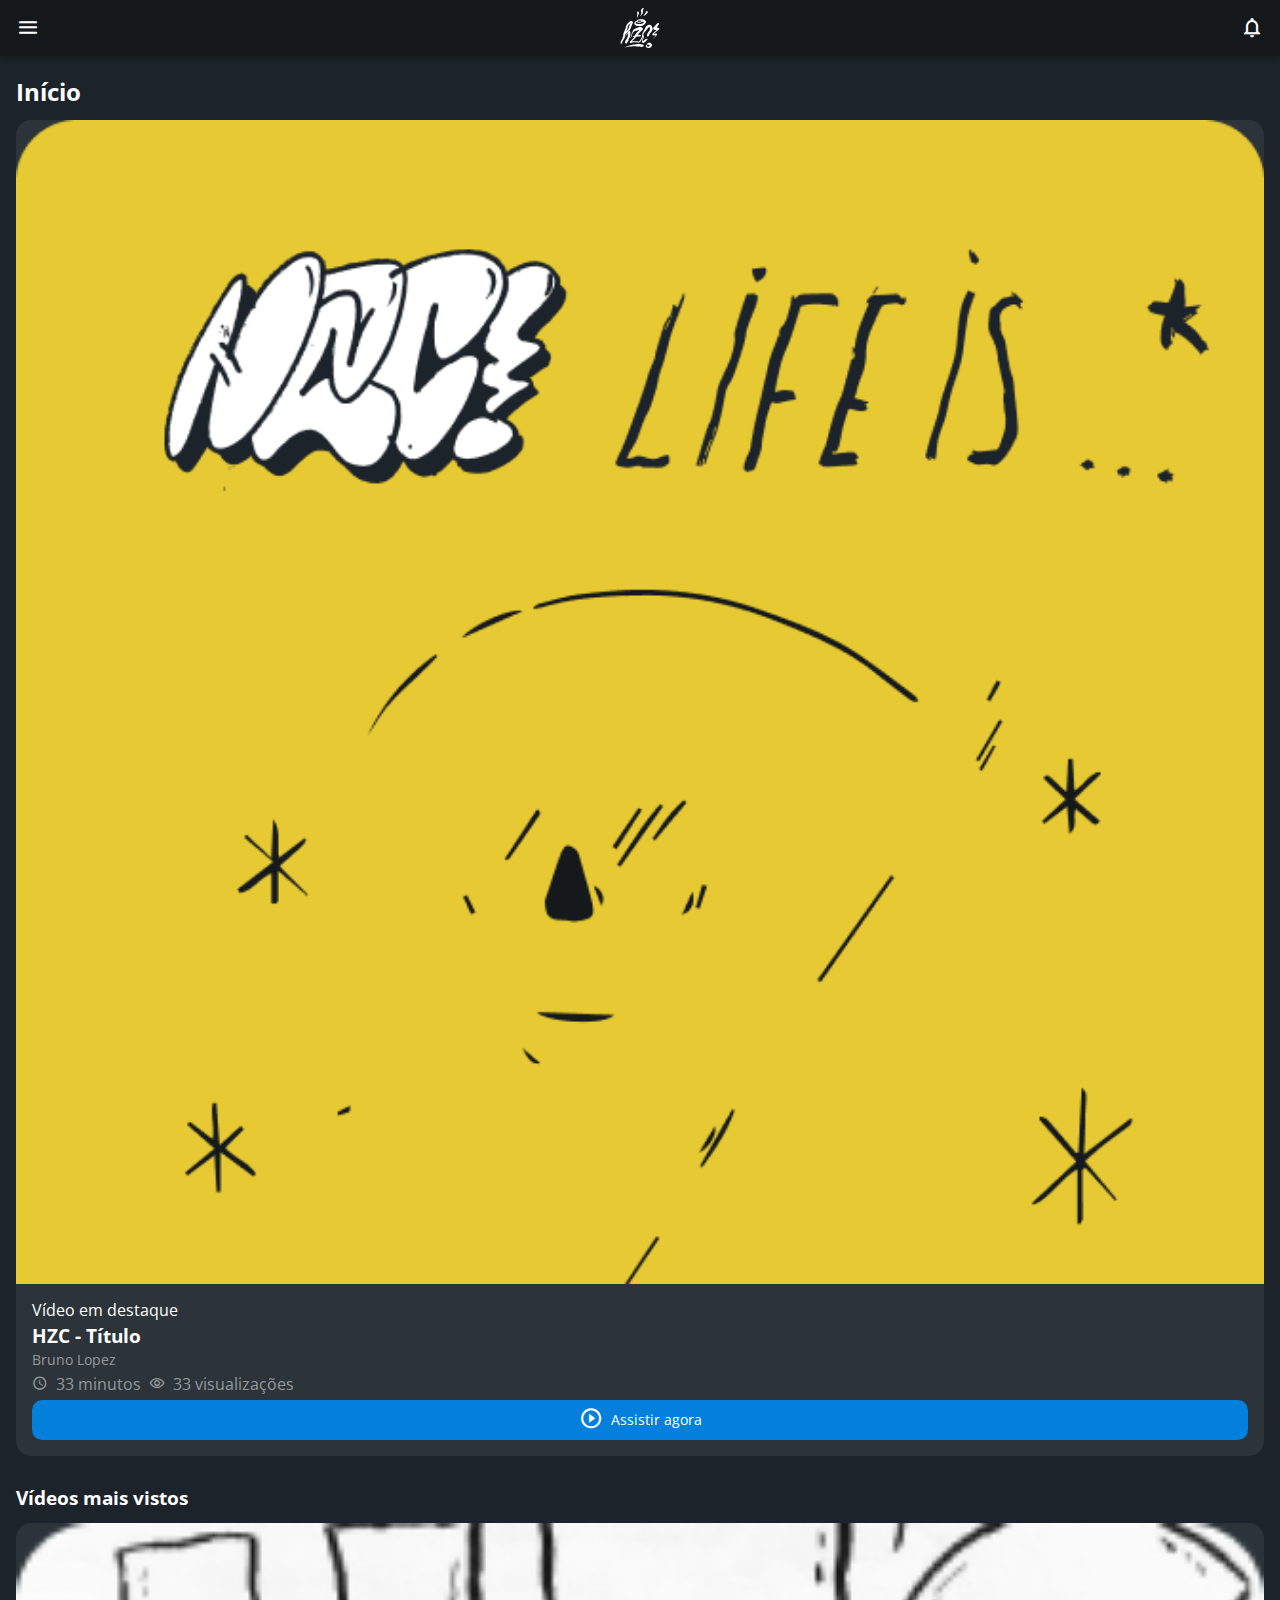
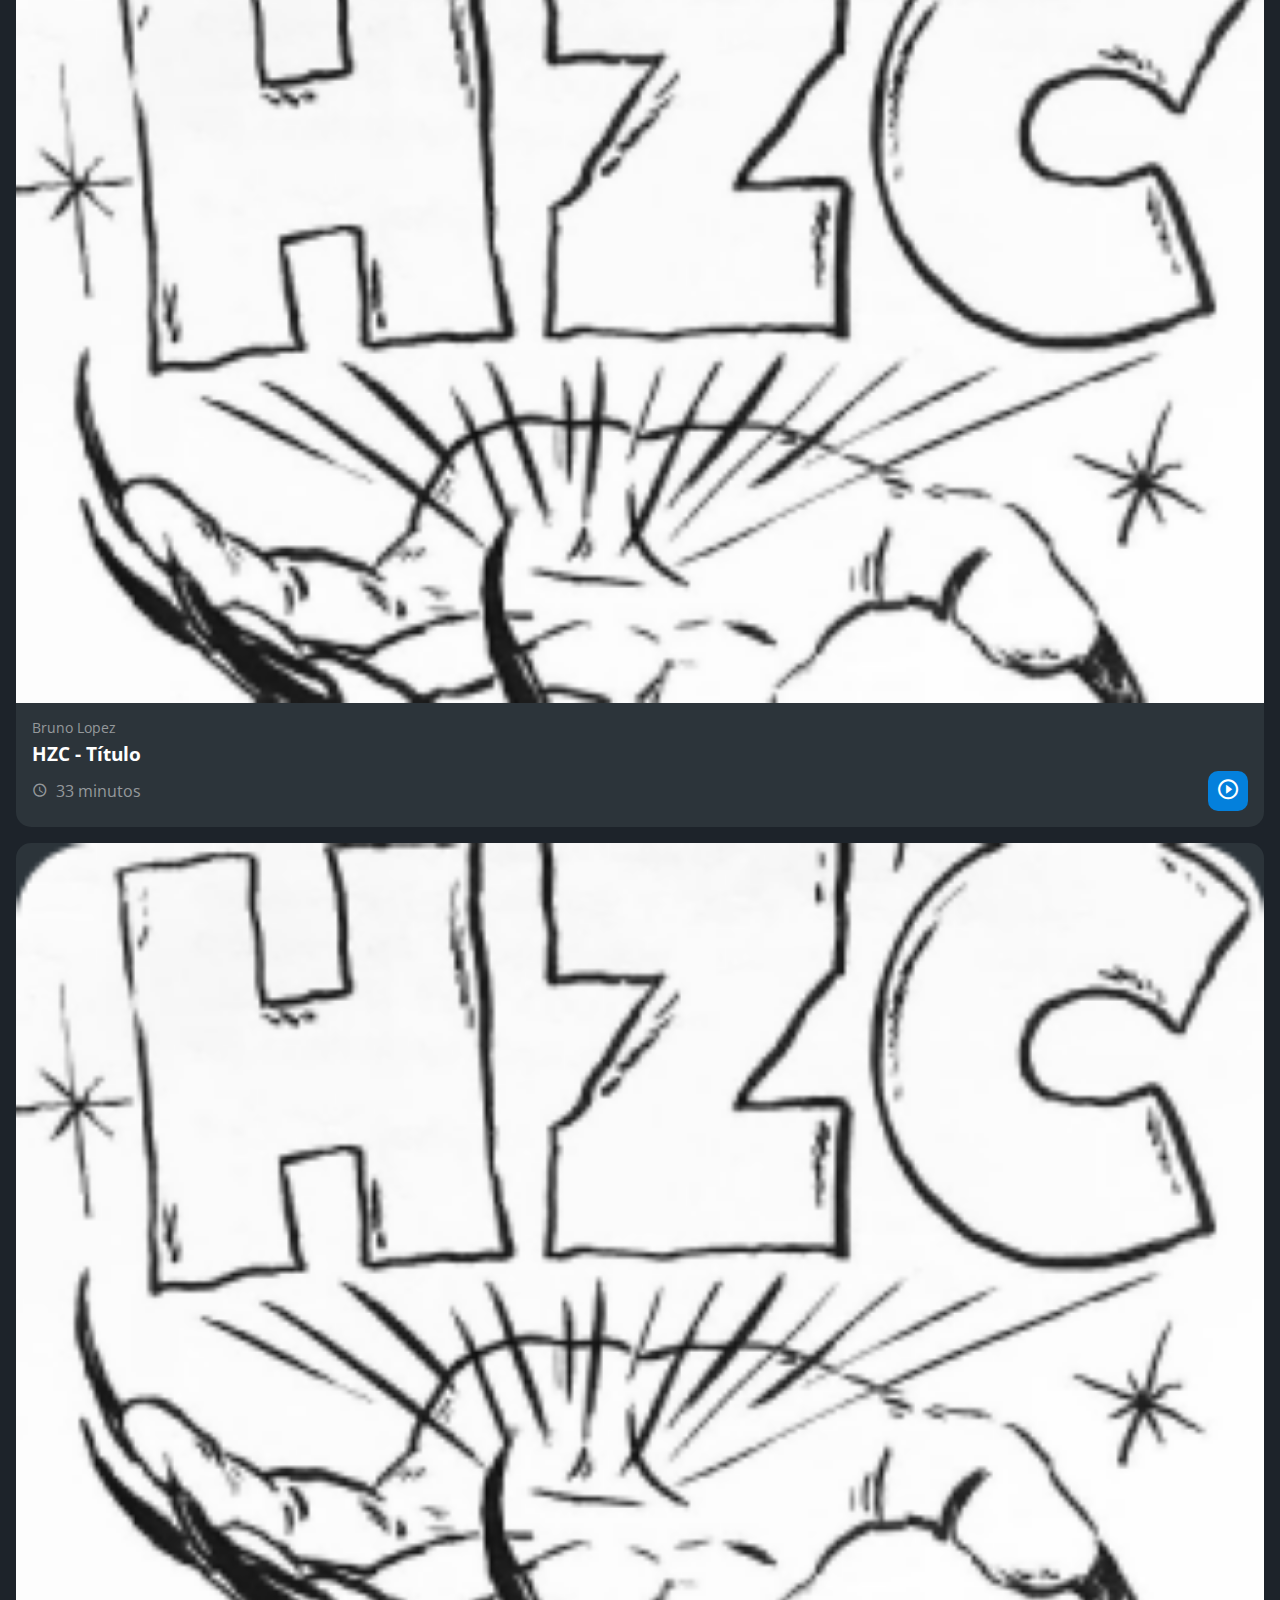
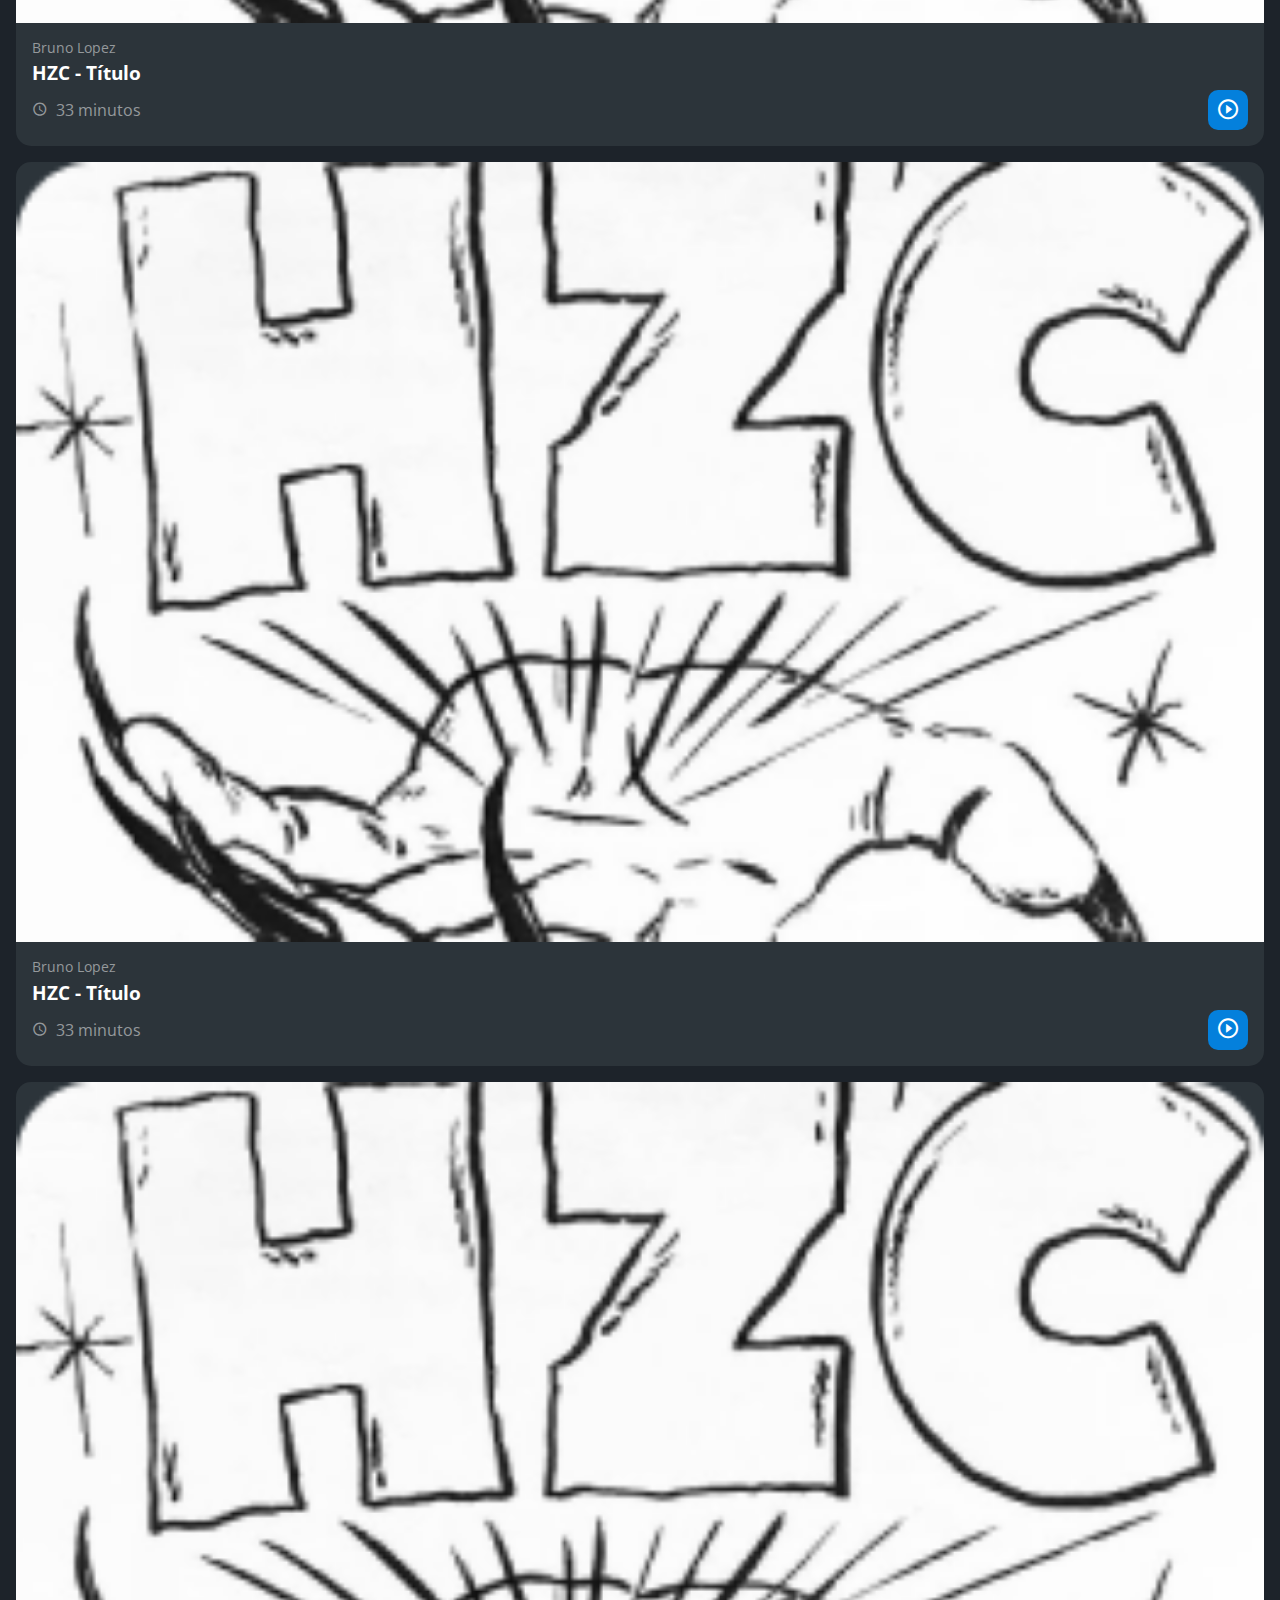
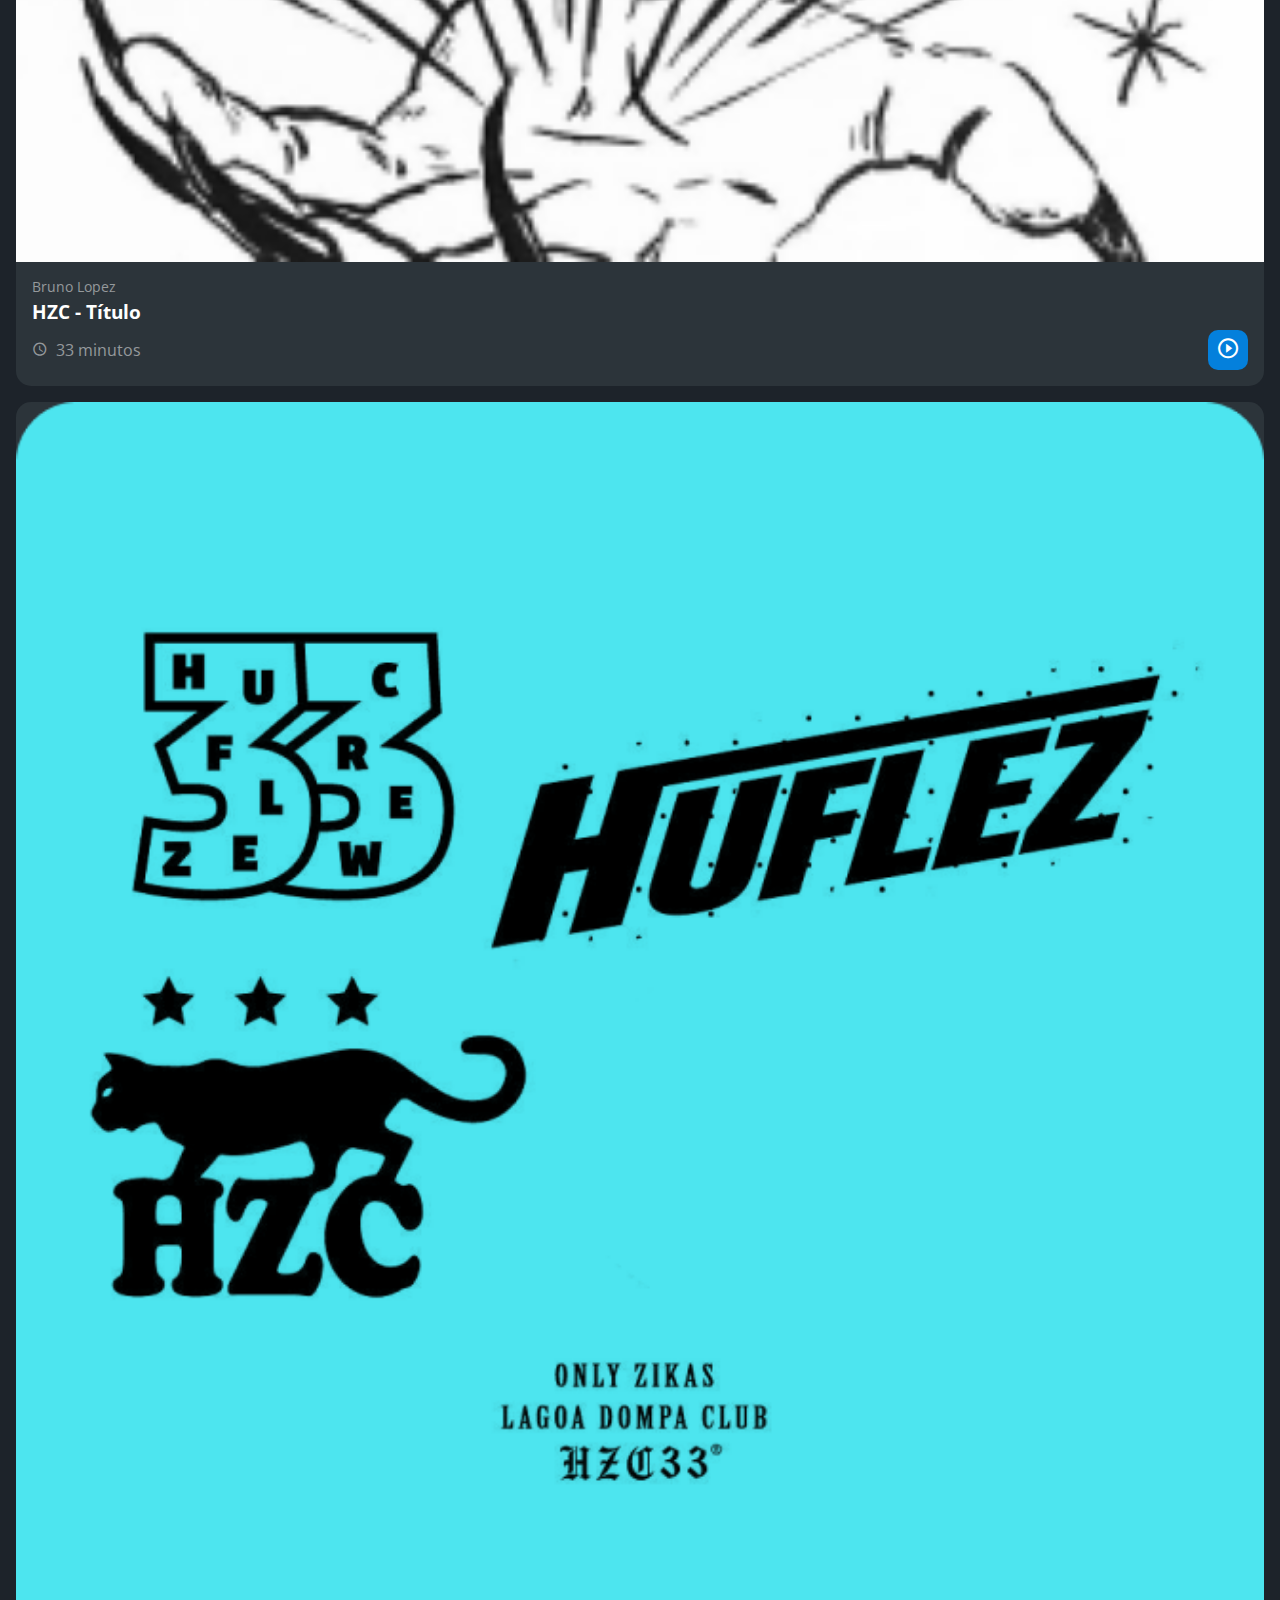
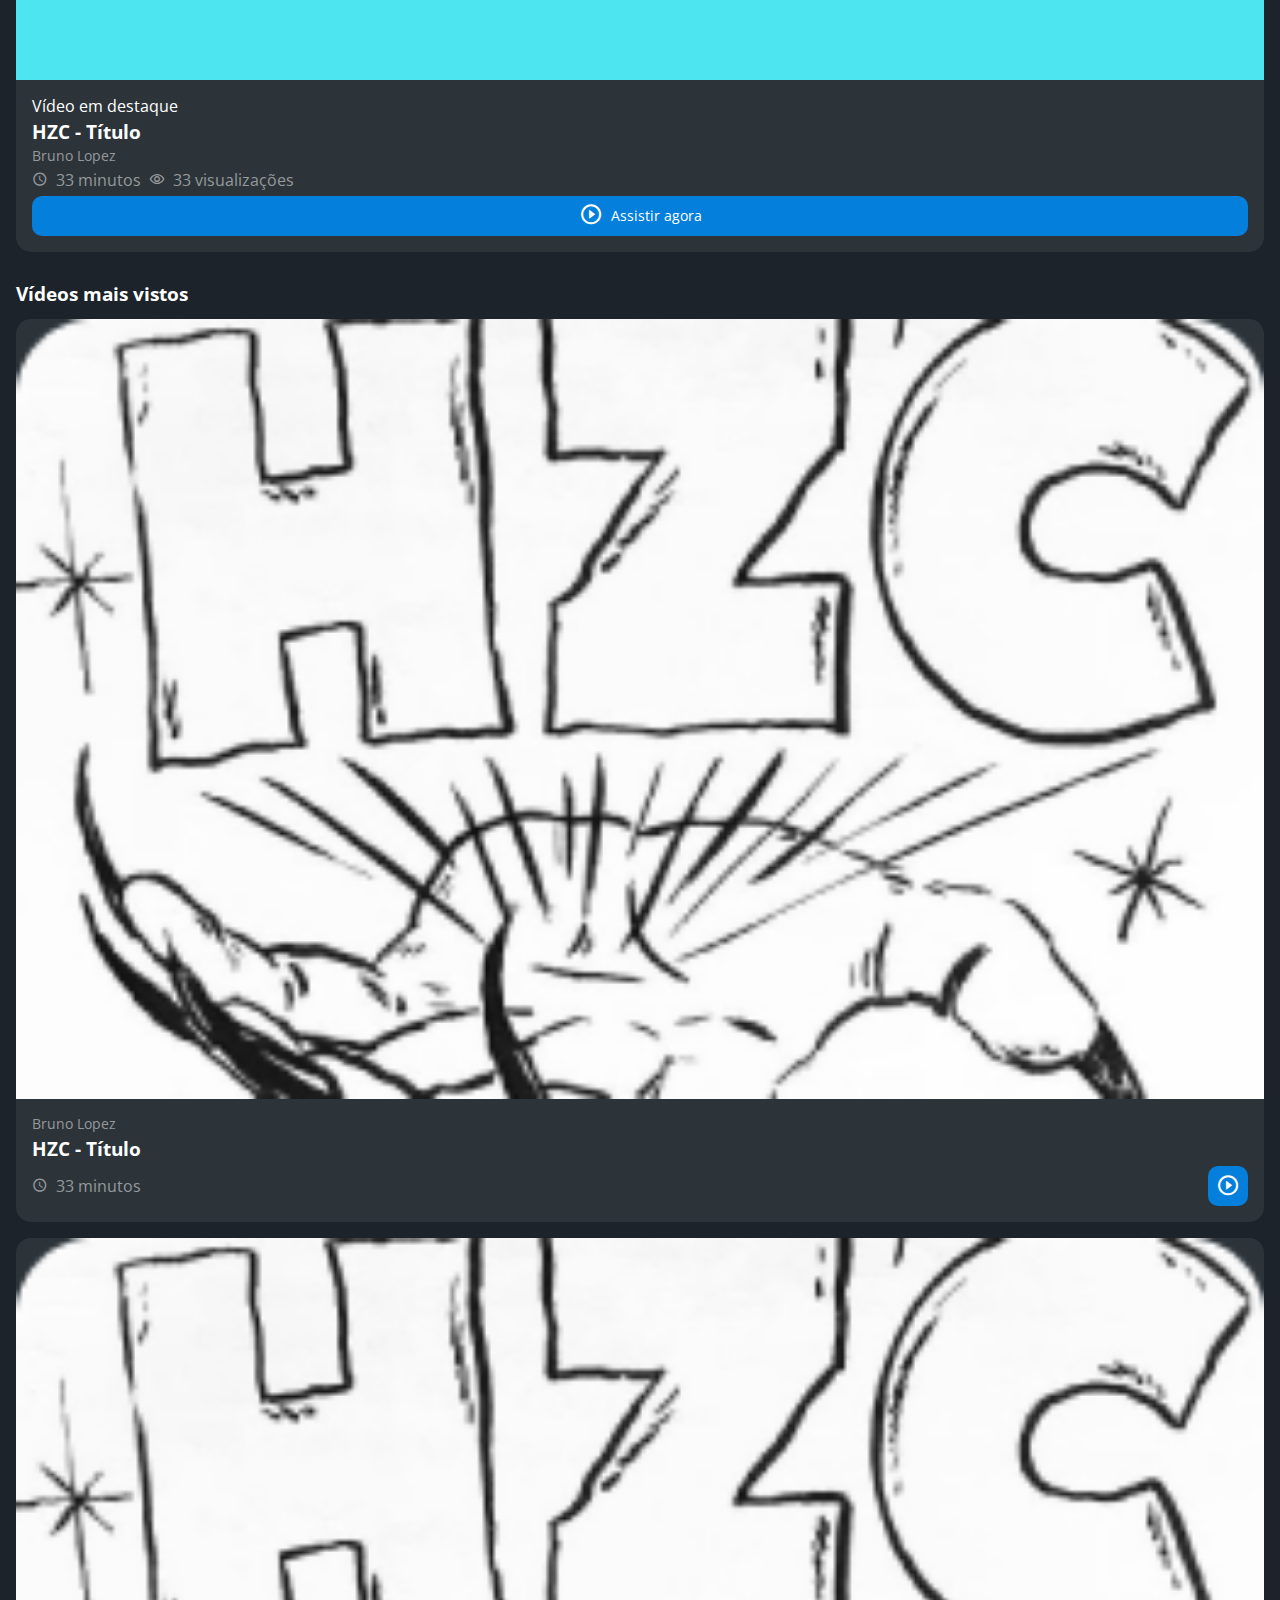
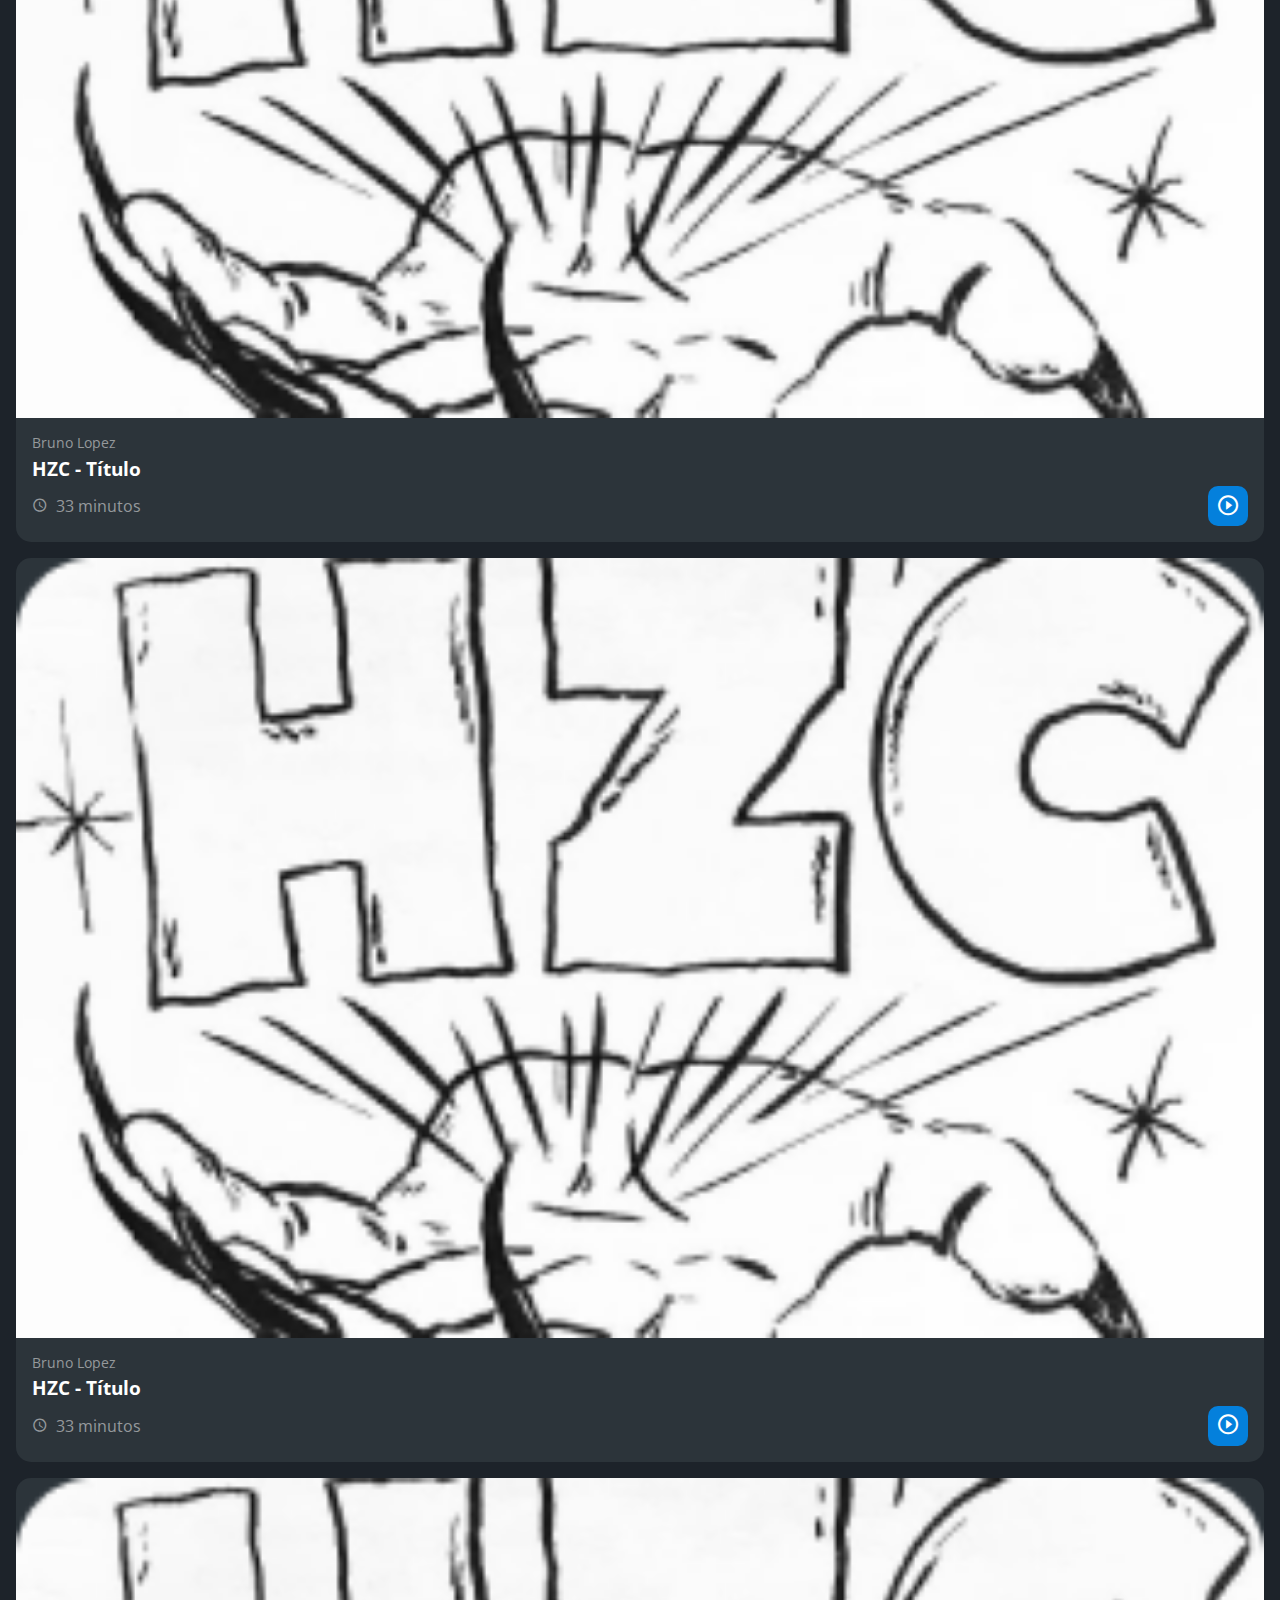
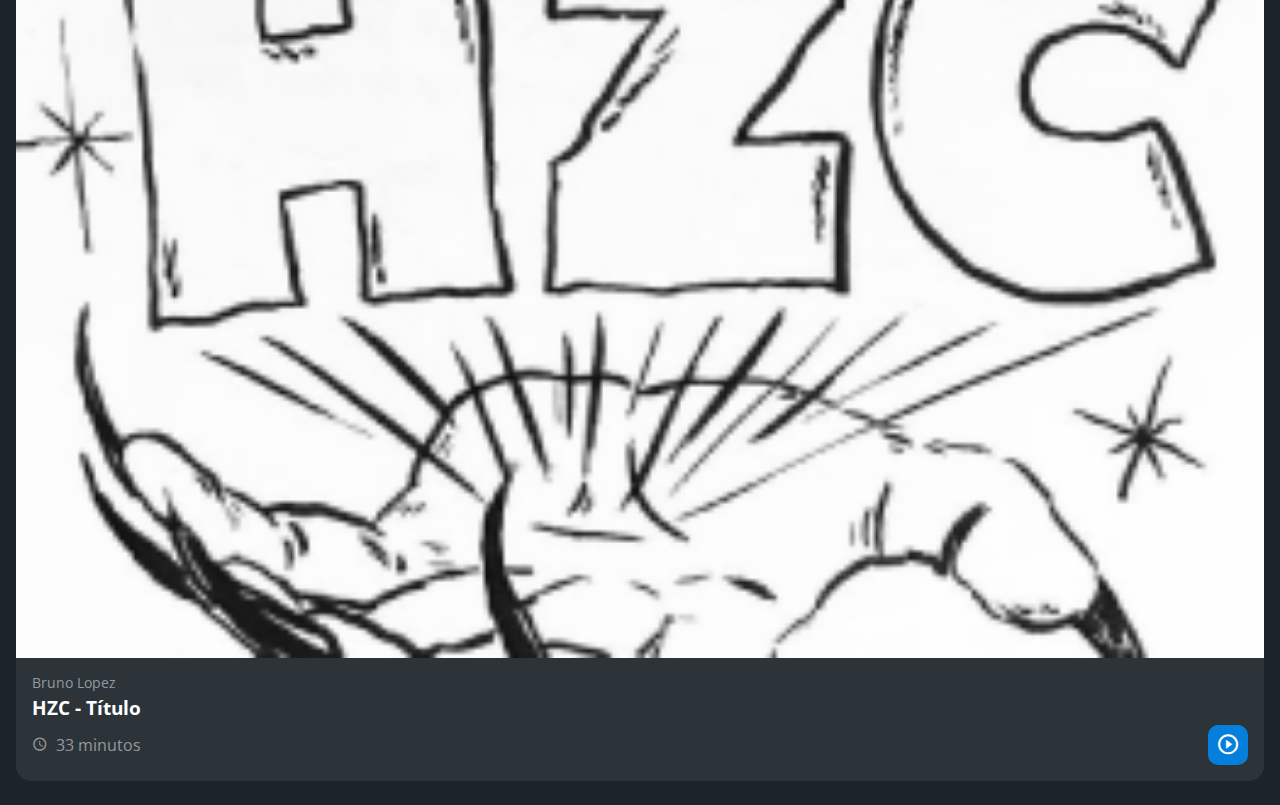
<file: A2/index.html>
<!DOCTYPE html>
<html lang="pt-br">
<head>
    <meta charset="UTF-8">
    <meta http-equiv="X-UA-Compatible" content="IE=edge">
    <meta name="viewport" content="width=device-width, initial-scale=1.0">
    <title>HZC | Home</title>
    <link rel="preconnect" href="https://fonts.googleapis.com">
    <link rel="preconnect" href="https://fonts.gstatic.com" crossorigin>
    <link rel="stylesheet" href="https://fonts.googleapis.com/css2?family=Open+Sans:wght@400;600;700&display=swap">
    <link rel="stylesheet" href="assets/css/reset.css">
    <link rel="stylesheet" href="assets/css/estilos.css">
</head>
<body>
    <header class="cabecalho">
        <button class="cabecalho__menu" aria-label="Menu"><i></i></button>
        <img src="assets/img/logo.svg" alt="Logotipo da HZC" class="cabecalho__logo">
        <p class="cabecalho__perfil">Bruno Lopez</p>
        <button class="cabecalho__notificacao" aria-label="Notificação"><i></i></button>
    </header>
    <nav class="menu-lateral">
        <img src="assets/img/logo.svg" alt="Logotipo da HZC" class="menu-lateral__logo">
        <a href="#" class="menu-lateral__link menu-lateral__link--inicio menu-lateral__link--ativo">Início</a>
        <a href="#" class="menu-lateral__link menu-lateral__link--videos">Vídeos</a>
        <a href="#" class="menu-lateral__link menu-lateral__link--picos">Picos</a>
        <a href="#" class="menu-lateral__link menu-lateral__link--integrantes">Integrantes</a>
        <a href="#" class="menu-lateral__link menu-lateral__link--camisas">Camisas</a>
        <a href="#" class="menu-lateral__link menu-lateral__link--pinturas">Pinturas</a>
    </nav>
    <main class="principal">
        <h2 class="titulo-pagina">Início</h2>
        <article class="cartao cartao--destaque destaque-video">
            <img src="assets/img/banner-mobile_1.png" alt="Banner do cartao" class="cartao__imagem cartao__imagem--mobile">
            <img src="assets/img/banner_1.png" alt="Banner do cartao" class="cartao__imagem cartao__imagem--desktop">
            <div class="cartao__conteudo">
                <p class="cartao__destaque">Vídeo em destaque</p>
                <h3 class="cartao__titulo">HZC - Título</h3>
                <p class="cartao__perfil">Bruno Lopez</p>
                <p class="cartao__info cartao__info--tempo">33 minutos</p>
                <p class="cartao__info cartao__info--visualizacao">33 visualizações</p>
                <button class="cartao__botao cartao__botao--play cartao__botao--destaque">Assistir agora</button>
            </div>
        </article>
        <article class="cartao cartao--recentes videos-recentes">
            <h3 class="cartao__titulo">Vídeos recentes</h3>
            <a href="#" class="cartao__link">Ver todos</a>
            <ul class="cartao__lista">
                <li class="cartao__item">
                    <img src="assets/img/miniatura_1.png" alt="Thumbnail" class="cartao__item-thumbnail">
                    <h4 class="cartao__item-titulo">HZC - Love machine</h4>
                    <p class="cartao__item-perfil">Bruno Lopez</p>
                </li>
                <li class="cartao__item">
                    <img src="assets/img/miniatura_1.png" alt="Thumbnail" class="cartao__item-thumbnail">
                    <h4 class="cartao__item-titulo">HZC - Love machine</h4>
                    <p class="cartao__item-perfil">Bruno Lopez</p>
                </li>
                <li class="cartao__item">
                    <img src="assets/img/miniatura_1.png" alt="Thumbnail" class="cartao__item-thumbnail">
                    <h4 class="cartao__item-titulo">HZC - Love machine</h4>
                    <p class="cartao__item-perfil">Bruno Lopez</p>
                </li>
                <li class="cartao__item">
                    <img src="assets/img/miniatura_1.png" alt="Thumbnail" class="cartao__item-thumbnail">
                    <h4 class="cartao__item-titulo">HZC - Love machine</h4>
                    <p class="cartao__item-perfil">Bruno Lopez</p>
                </li>
                <li class="cartao__item">
                    <img src="assets/img/miniatura_1.png" alt="Thumbnail" class="cartao__item-thumbnail">
                    <h4 class="cartao__item-titulo">HZC - Love machine</h4>
                    <p class="cartao__item-perfil">Bruno Lopez</p>
                </li>
            </ul>
        </article>
        <section class="secao secao-videos">
            <h3 class="titulo-secao">Vídeos mais vistos</h3>
            <article class="cartao">
                <img src="assets/img/video_1.png" alt="Vídeo" class="cartao__imagem">
                <div class="cartao__conteudo">
                    <p class="cartao__perfil">Bruno Lopez</p>
                    <h3 class="cartao__titulo">HZC - Título</h3>
                    <p class="cartao__info cartao__info--tempo">33 minutos</p>
                    <button class="cartao__botao cartao__botao--play" aria-label="Assistir agora"></button>
                </div>
            </article>
            <article class="cartao">
                <img src="assets/img/video_1.png" alt="Vídeo" class="cartao__imagem">
                <div class="cartao__conteudo">
                    <p class="cartao__perfil">Bruno Lopez</p>
                    <h3 class="cartao__titulo">HZC - Título</h3>
                    <p class="cartao__info cartao__info--tempo">33 minutos</p>
                    <button class="cartao__botao cartao__botao--play" aria-label="Assistir agora"></button>
                </div>
            </article>
            <article class="cartao">
                <img src="assets/img/video_1.png" alt="Vídeo" class="cartao__imagem">
                <div class="cartao__conteudo">
                    <p class="cartao__perfil">Bruno Lopez</p>
                    <h3 class="cartao__titulo">HZC - Título</h3>
                    <p class="cartao__info cartao__info--tempo">33 minutos</p>
                    <button class="cartao__botao cartao__botao--play" aria-label="Assistir agora"></button>
                </div>
            </article>
            <article class="cartao">
                <img src="assets/img/video_1.png" alt="Vídeo" class="cartao__imagem">
                <div class="cartao__conteudo">
                    <p class="cartao__perfil">Bruno Lopez</p>
                    <h3 class="cartao__titulo">HZC - Título</h3>
                    <p class="cartao__info cartao__info--tempo">33 minutos</p>
                    <button class="cartao__botao cartao__botao--play" aria-label="Assistir agora"></button>
                </div>
            </article>
        </section>
        <article class="cartao cartao--recentes produtos-recentes">
            <h3 class="cartao__titulo">Vídeos recentes</h3>
            <a href="#" class="cartao__link">Ver todos</a>
            <ul class="cartao__lista">
                <li class="cartao__item">
                    <img src="assets/img/miniatura_1.png" alt="Thumbnail" class="cartao__item-thumbnail">
                    <h4 class="cartao__item-titulo">HZC - Love machine</h4>
                    <p class="cartao__item-perfil">Bruno Lopez</p>
                </li>
                <li class="cartao__item">
                    <img src="assets/img/miniatura_1.png" alt="Thumbnail" class="cartao__item-thumbnail">
                    <h4 class="cartao__item-titulo">HZC - Love machine</h4>
                    <p class="cartao__item-perfil">Bruno Lopez</p>
                </li>
                <li class="cartao__item">
                    <img src="assets/img/miniatura_1.png" alt="Thumbnail" class="cartao__item-thumbnail">
                    <h4 class="cartao__item-titulo">HZC - Love machine</h4>
                    <p class="cartao__item-perfil">Bruno Lopez</p>
                </li>
                <li class="cartao__item">
                    <img src="assets/img/miniatura_1.png" alt="Thumbnail" class="cartao__item-thumbnail">
                    <h4 class="cartao__item-titulo">HZC - Love machine</h4>
                    <p class="cartao__item-perfil">Bruno Lopez</p>
                </li>
                <li class="cartao__item">
                    <img src="assets/img/miniatura_1.png" alt="Thumbnail" class="cartao__item-thumbnail">
                    <h4 class="cartao__item-titulo">HZC - Love machine</h4>
                    <p class="cartao__item-perfil">Bruno Lopez</p>
                </li>
            </ul>
        </article>
        <article class="cartao cartao--destaque destaque-produtos">
            <img src="assets/img/banner-mobile_2.png" alt="Banner do cartao" class="cartao__imagem cartao__imagem--mobile">
            <img src="assets/img/banner_2.png" alt="Banner do cartao" class="cartao__imagem cartao__imagem--desktop">
            <div class="cartao__conteudo">
                <p class="cartao__destaque">Vídeo em destaque</p>
                <h3 class="cartao__titulo">HZC - Título</h3>
                <p class="cartao__perfil">Bruno Lopez</p>
                <p class="cartao__info cartao__info--tempo">33 minutos</p>
                <p class="cartao__info cartao__info--visualizacao">33 visualizações</p>
                <button class="cartao__botao cartao__botao--play cartao__botao--destaque">Assistir agora</button>
            </div>
        </article>
        <section class="secao secao-produtos">
            <h3 class="titulo-secao">Vídeos mais vistos</h3>
            <article class="cartao">
                <img src="assets/img/video_1.png" alt="Vídeo" class="cartao__imagem">
                <div class="cartao__conteudo">
                    <p class="cartao__perfil">Bruno Lopez</p>
                    <h3 class="cartao__titulo">HZC - Título</h3>
                    <p class="cartao__info cartao__info--tempo">33 minutos</p>
                    <button class="cartao__botao cartao__botao--play" aria-label="Assistir agora"></button>
                </div>
            </article>
            <article class="cartao">
                <img src="assets/img/video_1.png" alt="Vídeo" class="cartao__imagem">
                <div class="cartao__conteudo">
                    <p class="cartao__perfil">Bruno Lopez</p>
                    <h3 class="cartao__titulo">HZC - Título</h3>
                    <p class="cartao__info cartao__info--tempo">33 minutos</p>
                    <button class="cartao__botao cartao__botao--play" aria-label="Assistir agora"></button>
                </div>
            </article>
            <article class="cartao">
                <img src="assets/img/video_1.png" alt="Vídeo" class="cartao__imagem">
                <div class="cartao__conteudo">
                    <p class="cartao__perfil">Bruno Lopez</p>
                    <h3 class="cartao__titulo">HZC - Título</h3>
                    <p class="cartao__info cartao__info--tempo">33 minutos</p>
                    <button class="cartao__botao cartao__botao--play" aria-label="Assistir agora"></button>
                </div>
            </article>
            <article class="cartao">
                <img src="assets/img/video_1.png" alt="Vídeo" class="cartao__imagem">
                <div class="cartao__conteudo">
                    <p class="cartao__perfil">Bruno Lopez</p>
                    <h3 class="cartao__titulo">HZC - Título</h3>
                    <p class="cartao__info cartao__info--tempo">33 minutos</p>
                    <button class="cartao__botao cartao__botao--play" aria-label="Assistir agora"></button>
                </div>
            </article>
        </section>
    </main>
    <script src="index.js"></script>
</body>
</html>
</file>
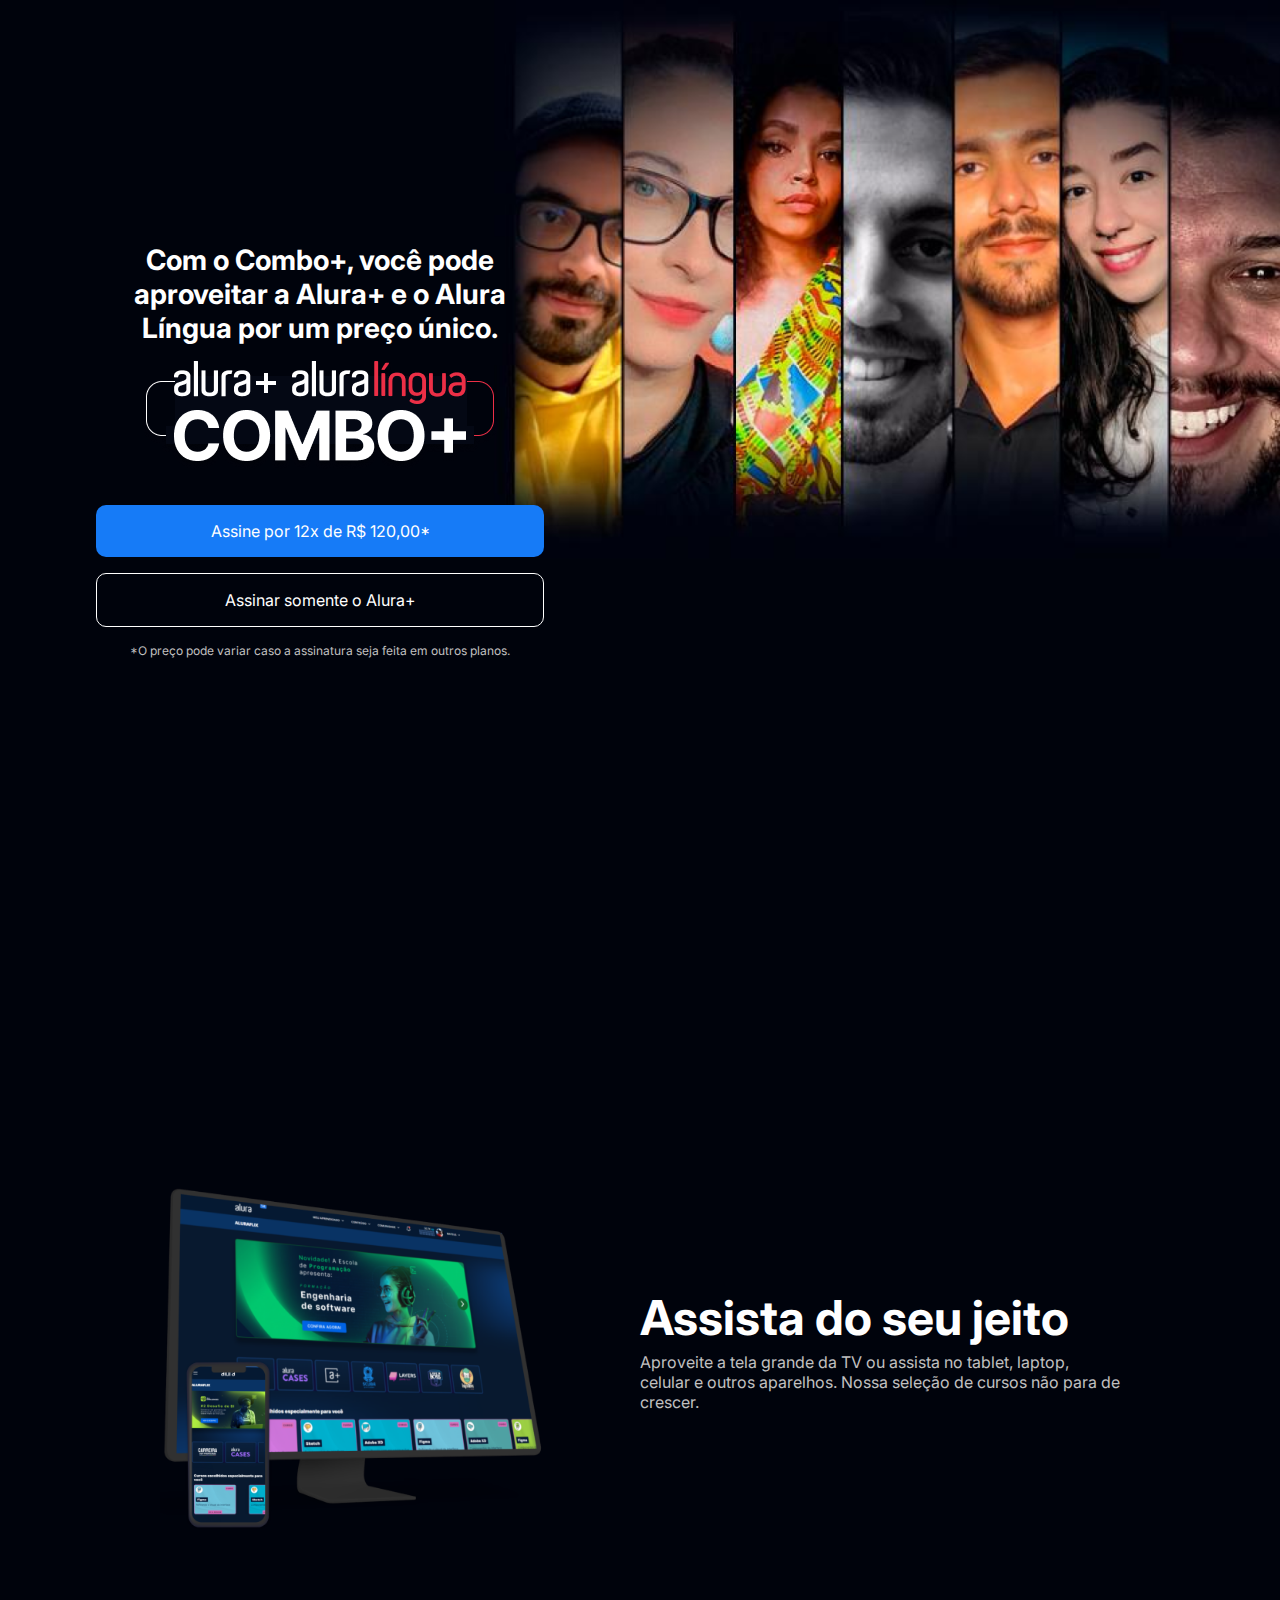
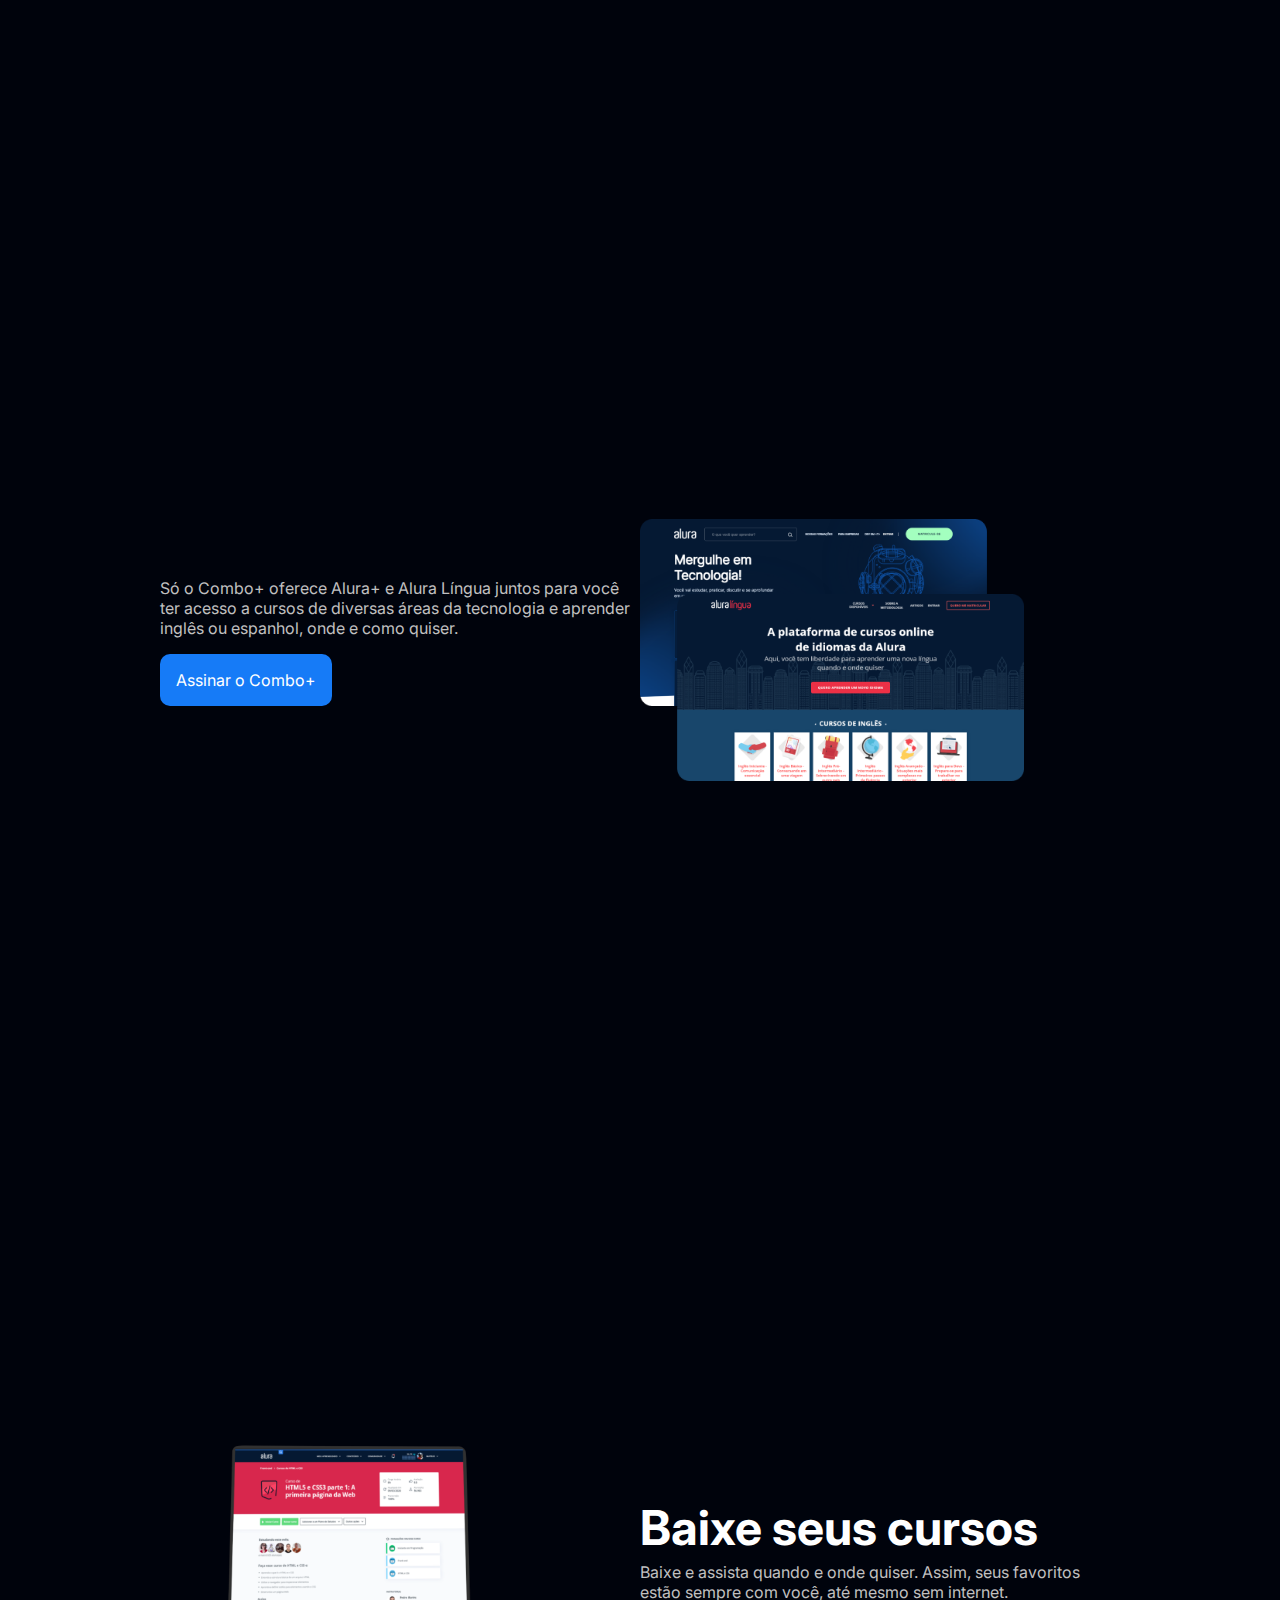
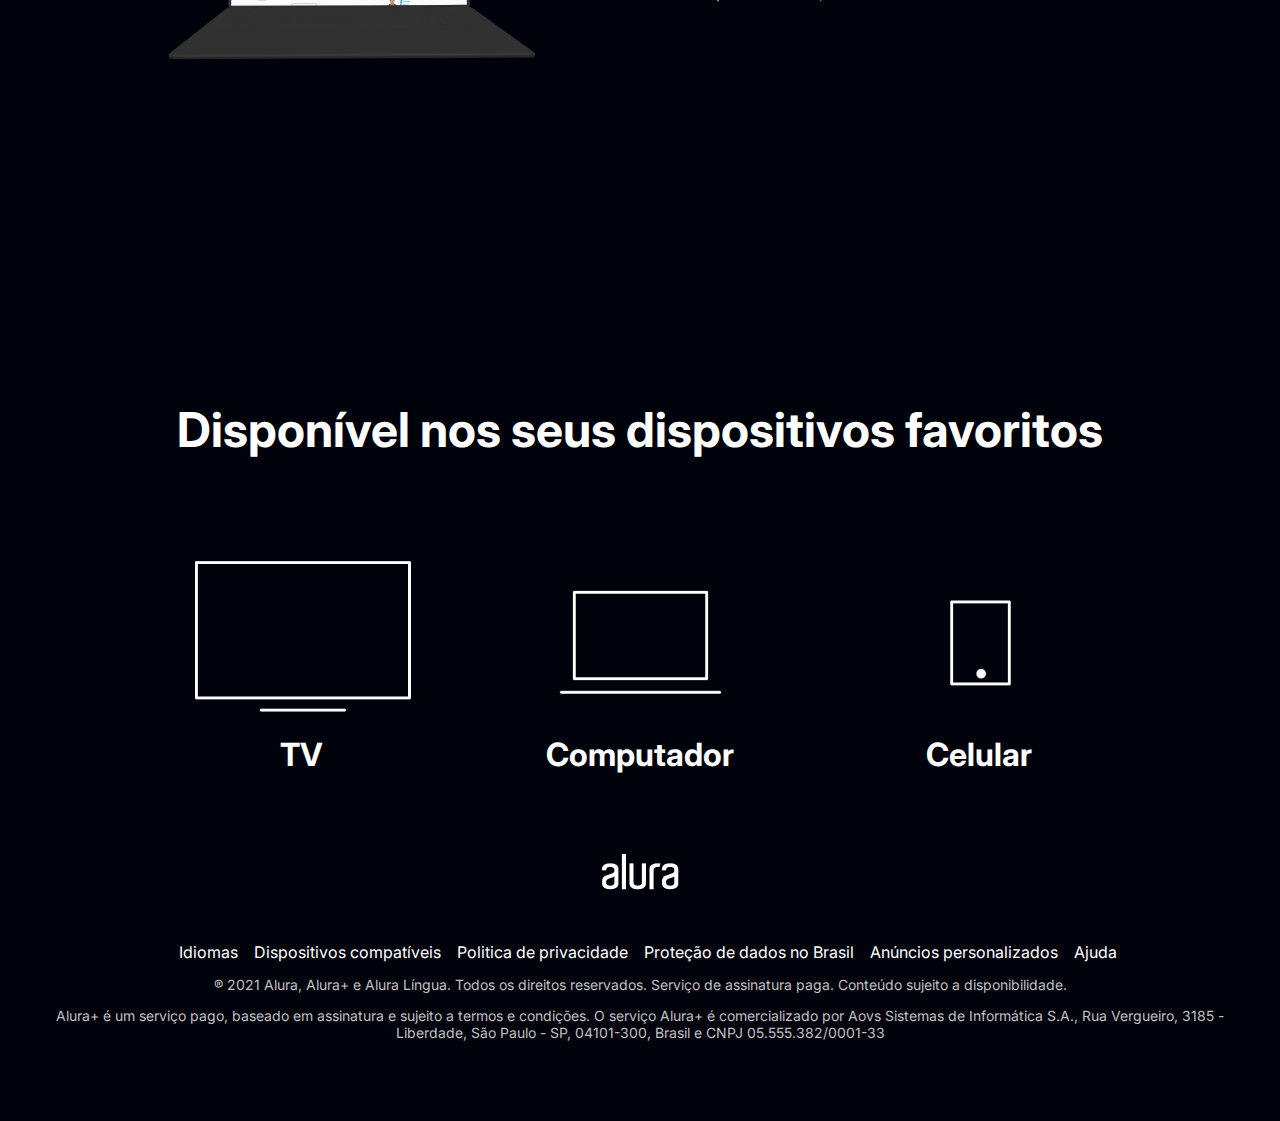
<file: A3/index.html>
<!DOCTYPE html>
<html lang="en">
<head>
    <meta charset="UTF-8">
    <meta http-equiv="X-UA-Compatible" content="IE=edge">
    <meta name="viewport" content="width=device-width, initial-scale=1.0">
    <title>Alura Plus</title>
    <link rel="stylesheet" href="./style.css">
    <link rel="preconnect" href="https://fonts.googleapis.com">
    <link rel="preconnect" href="https://fonts.gstatic.com" crossorigin>
    <link href="https://fonts.googleapis.com/css2?family=Inter:wght@400;700&display=swap" rel="stylesheet">
</head>
<body>
    <section class="container principal">
        <div class="container__caixa">
            <h1 class="container__titulo">Com o Combo+, você pode aproveitar a Alura+ e o Alura Língua por um preço único.</h1>
            <img class='container__imagem'src="./src/Combo.png" alt="Combo+ Alura">
            <a class="container__botao" href="https://alura.com.br">Assine por 12x de R$ 120,00*</a>
            <a class='container__botao botao_secundario' href="https;//alura.com.br">Assinar somente o Alura+</a>
            <p class="container__aviso">*O preço pode variar caso a assinatura seja feita em outros planos.</p>
        </div>
    </section>

    <section class="container secundario">
        <img class='secundario__img' src="./src/Plataformas.png" alt="Plataformas">

        <div class="container__descricao">
            <h1 class="descricao__titulo">Assista do seu jeito</h1>
            <p class="descricao__texto">Aproveite a tela grande da TV ou assista no tablet, laptop, celular e outros aparelhos. Nossa seleção de cursos não para de crescer.</p>
        </div>       
    </section>

    <section class="container secundario">
        <div class="container__descricao">
            <p class="descricao__texto">Só o Combo+ oferece Alura+ e Alura Língua juntos para você ter acesso a cursos de diversas áreas da tecnologia e aprender inglês ou espanhol, onde e como quiser.</p>
            <a class='container__botao secundario__botao' href="https://alura.com.br">Assinar o Combo+</a>
        </div>
        <img src="./src/Telas.png" class="secundario__img" alt="Telas">
    </section>

    <section class="container secundario">
        <img class='secundario__img' src="./src/Notebook.png" alt="Plataformas">

        <div class="container__descricao">
            <h1 class="descricao__titulo">Baixe seus cursos</h1>
            <p class="descricao__texto">Baixe e assista quando e onde quiser. Assim, seus favoritos estão sempre com você, até mesmo sem internet.</p>
        </div>       
    </section>

    <section class="dispositivos">
        <h2 class="dispositivos__titulo">Disponível nos seus dispositivos favoritos</h2>
        <ul class="dispositivos__listas">
            <li>
                <img src="./src/tv.png" alt="icone tv">
                <h3 class="lista__items">TV</h3>
            </li>
            <li>
                <img src="./src/computador.png" alt="icone tv">
                <h3 class="lista__items">Computador</h3>
            </li>
            <li>
                <img src="./src/celular.png" alt="icone tv">
                <h3 class="lista__items">Celular</h3>
            </li>
        </ul>
    </section>

    <footer class="rodape">
        <img src="./src/Logo.png" alt="logo alura" class="rodape__logo">
        <ul class="rodape__lista">
            <li class="lista__link">
                <a href="#">Idiomas</a>
            </li>
            <li class="lista__link">
                <a href="#">Dispositivos compatíveis</a>
            </li>
            <li class="lista__link">
                <a href="#">Politica de privacidade</a>
            </li>
            <li class="lista__link">
                <a href="#">Proteção de dados no Brasil</a>
            </li>
            <li class="lista__link">
                <a href="#">Anúncios personalizados</a>
            </li>
            <li class="lista__link">
                <a href="#">Ajuda</a>
            </li>
        </ul>
        <p class="rodape__texto">
            ® 2021 Alura, Alura+ e Alura Língua. Todos os direitos reservados. Serviço de assinatura paga. Conteúdo sujeito a disponibilidade.
        </p>
        <p class="rodape__texto">
            Alura+ é um serviço pago, baseado em assinatura e sujeito a termos e condições. O serviço Alura+ é comercializado por Aovs Sistemas de Informática S.A., Rua Vergueiro, 3185 - Liberdade, São Paulo - SP, 04101-300, Brasil e CNPJ 05.555.382/0001-33
        </p>
    </footer>

</body>
</html>
</file>
<file: A2/assets/css/estilos.css>
@font-face {
    font-family: 'icones';
    src: url(../font/icones.ttf);
}

body {
    background-color: #1D232A;
    font-family: 'Open Sans', 'icones', sans-serif;
    color: #FFFFFF;
}

@media screen and (min-width: 1440px) {
    body {
        display: grid;
        grid-template-columns: auto 1fr;
    }
}

.cabecalho {
    display: flex;
    justify-content: space-between;
    align-items: center;
    background-color: #15191C;
    padding: 8px 16px;
    box-shadow: 0px 4px 4px rgba(0, 0, 0, 0.16);
}

.cabecalho__menu i::before {
    content: "\e904";
    font-size: 24px;
}

.cabecalho__notificacao i::before {
    content: "\e906";
    font-size: 24px;
}

.cabecalho__logo {
    width: 40px;
}

.cabecalho__perfil {
    display: none;
}

@media screen and (min-width: 1440px) {
    .cabecalho {
        background-color: #1D232A;
        display: grid;
        column-gap: 32px;
        grid-template-columns: 1fr auto;
        padding: 16px 60px;
        height: 80px;
        box-sizing: border-box;
        grid-column: 2;
    }

    .cabecalho__menu {
        display: none;
    }

    .cabecalho__logo {
        display: none;
    }

    .cabecalho__perfil {
        display: grid;
        grid-template-columns: repeat(3, auto);
        column-gap: 8px;
        align-items: center;
        justify-self: flex-end;
        color: #95999C;
        padding: 8px 32px;
        border-right: 1px solid #95999C;
    }

    .cabecalho__perfil::before {
        content: "";
        display: block;
        width: 32px;
        height: 32px;
        background-image: url(../img/profile_2.png);
        background-size: contain;
        background-repeat: no-repeat;
        background-position: center;
    }

    .cabecalho__perfil::after {
        content: "\e90d";
        color: #FFFFFF;
        font-size: 1.5rem;
    }
}

.menu-lateral {
    display: flex;
    flex-direction: column;
    background-color: #15191C;
    width: 75vw;
    height: 100vh;

    position: absolute;
    left: -100vw;
    transition: .25s;
}

.menu-lateral--ativo {
    left: 0;
    transition: .25s;
}

.menu-lateral__logo {
    width: 118px;
    align-self: center;
    padding: 16px;
}

.menu-lateral__link {
    height: 64px;
    color: #95999C;
    padding-left: 64px;
    display: flex;
    align-items: center;
}

.menu-lateral__link--ativo {
    color: #FFFFFF;
    padding-left: 56px;
    border-left: 8px solid #FFFFFF;
}

.menu-lateral__link::before {
    content: "\e900";
    width: 24px;
    height: 24px;
    font-size: 24px;
    position: absolute;
    left: 24px;
}

.menu-lateral__link--inicio::before {
    content: "\e902";
}

.menu-lateral__link--videos::before {
    content: "\e90e";
}

.menu-lateral__link--picos::before {
    content: "\e909";
}

.menu-lateral__link--integrantes::before {
    content: "\e903";
}

.menu-lateral__link--camisas::before {
    content: "\e900";
}

.menu-lateral__link--pinturas::before {
    content: "\e90a";
}

@media screen and (min-width: 1440px) {
    .menu-lateral {
        position: static;
        width: 200px;
        grid-column: 1;
        grid-row: 1 / span 2;
    }
}

.principal {
    padding: 24px 16px;
    display: grid;
    gap: 16px;
}

.titulo-pagina {
    font-size: 1.5rem;
    font-weight: 700;
}

.titulo-secao {
    font-size: 1.2rem;
    font-weight: 700;
}

@media screen and (min-width: 1440px) {
    .principal {
        display: grid;
        grid-template-columns: auto 1fr auto;
        grid-template-areas: 
            "titulo-pagina titulo-pagina titulo-pagina"
            "destaque-video destaque-video videos-recentes"
            "secao-videos secao-videos secao-videos"
            "produtos-recentes destaque-produtos destaque-produtos"
            "secao-produtos secao-produtos secao-produtos"       
        ;
        column-gap: 32px;
        padding: 16px 60px;
        grid-column: 2;
    }

    .titulo-secao {
        grid-column: span 4;
    }
}

.cartao {
    width: 100%;
    border-radius: 15px;
    overflow: hidden;
    background-color: #2C343A;
}

.cartao__imagem--desktop {
    display: none;
}

.cartao--destaque {
    margin-bottom: 16px;
}

.cartao__conteudo {
    padding: 16px;
    display: grid;
    grid-template-columns: auto 1fr;
    gap: 8px;
}

.cartao__destaque {
    grid-column: span 2;
}

.cartao__titulo {
    font-size: 1.2rem;
    font-weight: 700;
    grid-column: span 2;
}

.cartao__perfil {
    color: #95999C;
    font-size: 0.9rem;
    grid-column: span 2;
}

.cartao__info {
    display: flex;
    align-items: center;
    color: #95999C;
}

.cartao__info--tempo::before {
    content: "\e90c";
    margin-right: 8px;    
}

.cartao__info--visualizacao::before {
    content: "\e90f";
    margin-right: 8px;    
}

.cartao__botao {
    display: flex;
    justify-content: center;
    align-items: center;
    background-color: #0480DC;
    width: 40px;
    height: 40px;
    border-radius: 10px;
    font-size: 0.9rem;
    justify-self: flex-end;
}

.cartao__botao--play::before {
    content: "\e90b";
    font-size: 24px;
}

.cartao__botao--destaque {
    width: 100%;
    grid-column: span 2;
}

.cartao__botao--destaque::before {
    margin-right: 8px;
}

.cartao--recentes {
    display: none;
}

@media screen and (min-width: 1440px) {
    .cartao--destaque {
        margin-bottom: 0;
    }

    .cartao__imagem--mobile {
        display: none;
    }

    .cartao__imagem--desktop {
        display: block;
    }

    .cartao__botao--destaque {
        grid-column: auto;
        padding: 16px 8px;
    }

    .cartao--recentes {
        display: grid;
        grid-template-columns: auto auto;
        align-items: center;
        row-gap: 24px;
        width: 256px;
        padding: 16px;
        box-sizing: border-box;
        align-self: flex-start;
    }

    .cartao--recentes .cartao__titulo {
        grid-column: auto;
    }

    .cartao__link {
        font-size: 0.8rem;
        font-weight: 600;
        color: #0480DC;
        justify-self: flex-end;
    }
    
    .cartao__lista {
        display: grid;
        row-gap: 16px;
        grid-column: span 2;
    }

    .cartao__item {
        display: grid;
        grid-template-columns: auto 1fr;
        gap: 8px;
    }

    .cartao__item-thumbnail {
        width: 32px;
        grid-row: span 2;
    }

    .cartao__item-titulo {
        font-size: 0.9rem;
        line-height: 1.2rem;
        font-weight: 700;
    }

    .cartao__item-perfil {
        font-size: 0.8rem;
        color: #95999C;
    }
}

.secao {
    display: grid;
    gap: 16px;
}

@media screen and (min-width: 1440px) {
    .secao {
        grid-template-columns: repeat(4, 1fr);
    }

    .destaque-video {
        grid-area: destaque-video;
    }
    
    .videos-recentes {
        grid-area: videos-recentes;
    }
    
    .secao-videos {
        grid-area: secao-videos;
    }
    
    .destaque-produtos {
        grid-area: destaque-produtos;
    }
    
    .produtos-recentes {
        grid-area: produtos-recentes;
    }
    
    .secao-produtos {
        grid-area: secao-produtos;
    }
}
</file>
<file: A3/style.css>
:root {
    --branco-princial: #ffffff;
    --cinza-secundario: #c0c0c0;
    --botao-azul: #167bf7;
    --cor-de-fundo: #00030c;
    --botao-azul-efeito: #3f92fa;
}

* {
    margin: 0;
    padding: 0;
}

body {
    background-color: var(--cor-de-fundo);
    color:  var(--branco-princial);
    font-family: 'Inter', sans-serif;
    font-size: 16px;
    font-weight: 400;
}

.principal {
    background-image: url(./src/Background.png);
    background-repeat: no-repeat;
    background-size: contain;
    align-items: center;
    text-align: center;
}

.container {
    height: 100vh;
    display: grid;
    grid-template-columns: 50% 50%;
}

.container__botao {
    background-color: var(--botao-azul);
    border-radius: 10px;
    padding: 1em;
    color: var(--branco-princial);
    display: block;
    text-decoration: none;
    margin-bottom: 1em;
}

.botao_secundario {
    background-color: transparent;
    border: 1px solid var(--branco-princial);
}

.container__aviso {
    font-size: 12px;
    color: var(--cinza-secundario);
}

.container__titulo {
    font-size: 28px;
    font-weight: 700;
}

.container__imagem {
    margin: 1em 0em 2em 0;
}

.container__caixa {
    margin: 0 6em;
}

.secundario__img {
    width: 80%;
}

.secundario {
    align-items: center;
    margin: 0 10em;
}

.descricao__titulo {
    font-weight: 700;
    font-size: 48px;
    color: var(--branco-princial);
    margin-bottom: 0.1em;
}

.descricao__texto {
    color: var(--cinza-secundario);
}

.secundario__botao {
    display: inline-block;
    margin-top: 1em;
}

.container__descicao {
    padding: 2em;
}

.dispositivos__listas {
    display: flex;
    justify-content: center;
    list-style-type: none;
    margin: 5em 0;
}

.dispositivos {
    text-align: center;
}

.dispositivos__titulo {
    font-size: 48px;
    margin-bottom: 10px;
}

.lista__items {
    color: var(--branco-princial);
    font-size: 32px;
}

.rodape__lista {
    display: flex;
    justify-content: center;
    list-style-type: none;
    margin-top: 1em;
}

.rodape__texto {
    color: var(--cinza-secundario);
    font-size: 14px;
    margin: 1em 0;
}

.lista__link a {
    text-decoration: none;
    color: var(--branco-princial);
    margin-left: 1em;
}

.rodape {
    text-align: center;
    margin: 5em 3em;
}

.rodape__logo {
    margin-bottom: 2em;
}

.lista__link a:hover {
    color: var(--botao-azul);
}

.lista__link a:active {
    color: purple;
}

.container__botao:hover {
    background-color: var(--botao-azul-efeito);
    color: black;
}
</file>
